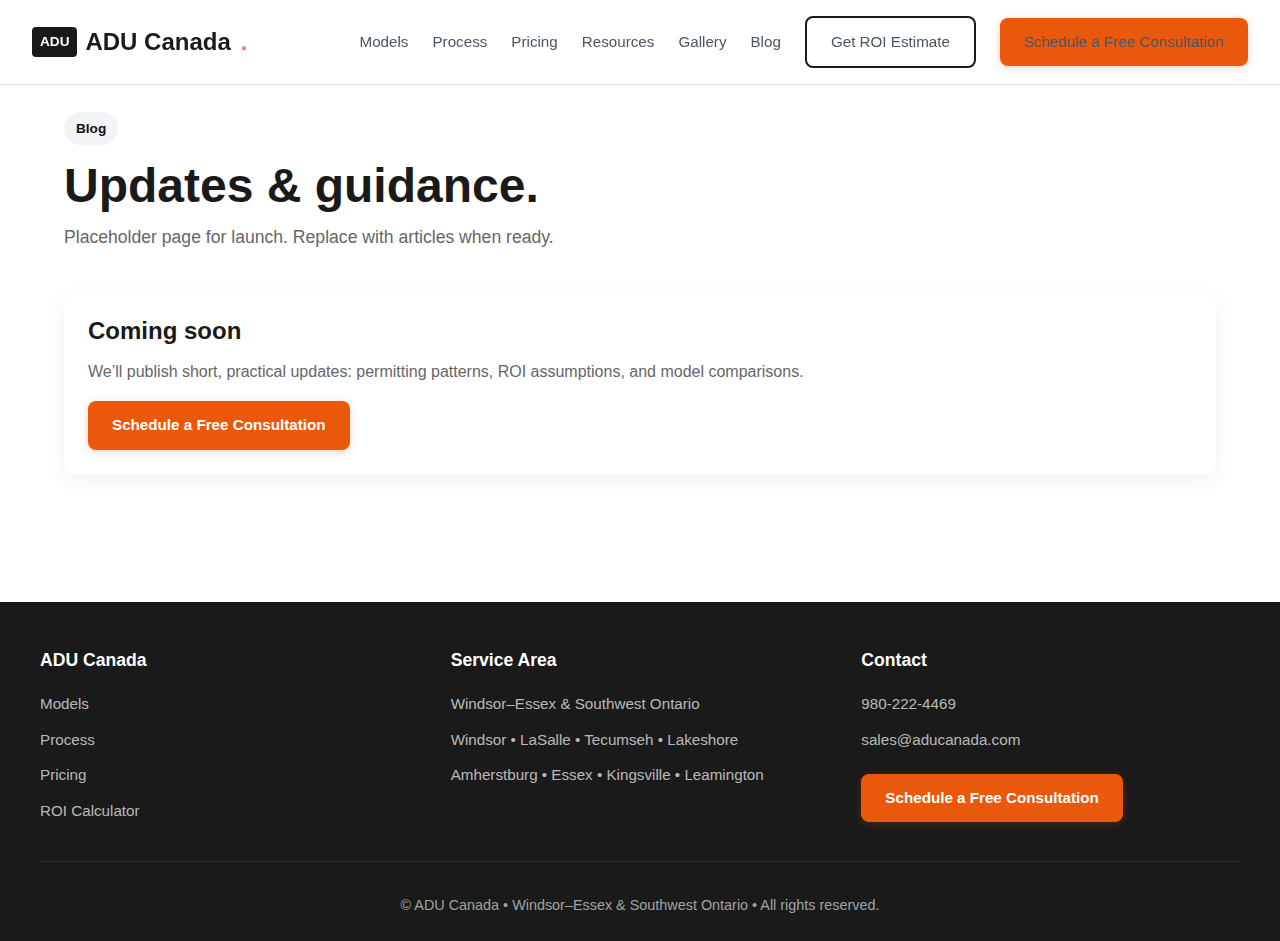
<file: blog.html>
<!DOCTYPE html>
<html lang="en">
<head>
  <title>ADU Canada | Blog</title>
  <meta name="description" content="Blog placeholder for ADU Canada." />

  <meta charset="UTF-8" />
  <meta name="viewport" content="width=device-width, initial-scale=1.0" />
  <link rel="stylesheet" href="/assets/css/index.css" />
  <script defer data-domain="aducanada.com" src="/assets/analytics/plausible.js"></script>
  <script defer src="/assets/js/site.js"></script>

  <style>
    /* page helpers (kept minimal so your main CSS still drives the look) */
    .page-wrap { max-width: 1200px; margin: 0 auto; padding: 7rem 1.5rem 4rem; }
    .page-hero { margin-bottom: 2.5rem; }
    .page-hero h1 { font-size: 3rem; line-height: 1.05; margin-bottom: .75rem; }
    .page-hero p { color:#666; font-size: 1.1rem; max-width: 820px; }
    .chip { display:inline-block; padding:.35rem .75rem; border-radius: 999px; background:#f3f4f6; color:#111; font-weight:600; font-size:.85rem; }
    .grid-2 { display:grid; gap:1.25rem; grid-template-columns: 1fr; }
    @media (min-width: 920px) { .grid-2 { grid-template-columns: 1fr 1fr; } }
    .card-lite { background:#fff; border-radius: 12px; padding: 1.5rem; box-shadow: 0 6px 22px rgba(0,0,0,0.06); }
    .muted { color:#666; }
    .kpi { display:grid; grid-template-columns: repeat(auto-fit, minmax(210px,1fr)); gap: 1rem; margin-top: 1.5rem; }
    .kpi .k { background:#1a1a1a; color:#fff; border-radius:12px; padding:1.25rem; }
    .kpi .v { font-size:2rem; font-weight:800; color:#ff6b6b; }
    .kpi .l { opacity:.85; }
    .cta-strip { background:#1a1a1a; color:#fff; border-radius: 14px; padding: 2rem; margin-top: 2rem; display:flex; align-items:center; justify-content:space-between; gap: 1rem; flex-wrap:wrap; }
    .cta-strip p { margin:0; opacity:.9; }
  </style>
</head>
<body>

<nav>
  <a href="/" class="logo" aria-label="ADU Canada Home">
    <span class="logo-re">ADU</span>
    <span>ADU Canada</span>
    <span style="color:#ff6b6b;margin-left:2px;">.</span>
  </a>
  <div class="nav-links">
    <a href="/models.html">Models</a>
    <a href="/process.html">Process</a>
    <a href="/pricing.html">Pricing</a>
    <a href="/resources.html">Resources</a>
    <a href="/gallery.html">Gallery</a>
    <a href="/blog.html">Blog</a>
    <a href="/roi.html" class="btn-secondary">Get ROI Estimate</a>
    <a class="btn-primary" href="mailto:sales@aducanada.com?subject=ADU%20Canada%20-%20Schedule%20a%20Consultation">Schedule a Free Consultation</a>
  </div>
</nav>

<main class="page-wrap">

<section class="page-hero">
  <span class="chip">Blog</span>
  <h1>Updates & guidance.</h1>
  <p>
    Placeholder page for launch. Replace with articles when ready.
  </p>
</section>

<section class="card-lite">
  <h3>Coming soon</h3>
  <p class="muted">We’ll publish short, practical updates: permitting patterns, ROI assumptions, and model comparisons.</p>
  <a class="btn-primary" href="mailto:sales@aducanada.com?subject=ADU%20Canada%20-%20Schedule%20a%20Consultation">Schedule a Free Consultation</a>
</section>

</main>

<footer>
  <div class="footer-content">
    <div class="footer-section">
      <h4>ADU Canada</h4>
      <ul>
        <li><a href="/models.html">Models</a></li>
        <li><a href="/process.html">Process</a></li>
        <li><a href="/pricing.html">Pricing</a></li>
        <li><a href="/roi.html">ROI Calculator</a></li>
      </ul>
    </div>

    <div class="footer-section">
      <h4>Service Area</h4>
      <ul>
        <li>Windsor–Essex & Southwest Ontario</li>
        <li>Windsor • LaSalle • Tecumseh • Lakeshore</li>
        <li>Amherstburg • Essex • Kingsville • Leamington</li>
      </ul>
    </div>

    <div class="footer-section">
      <h4>Contact</h4>
      <ul>
        <li><a href="tel:9802224469">980-222-4469</a></li>
        <li><a href="mailto:sales@aducanada.com?subject=ADU%20Canada%20-%20Inquiry">sales@aducanada.com</a></li>
      </ul>
      <div style="margin-top:1rem;">
        <a class="btn-primary" href="mailto:sales@aducanada.com?subject=ADU%20Canada%20-%20Schedule%20a%20Consultation">Schedule a Free Consultation</a>
      </div>
    </div>
  </div>

  <div class="footer-bottom">
    © ADU Canada • Windsor–Essex & Southwest Ontario • All rights reserved.
  </div>
</footer>

</body>
</html>
</file>
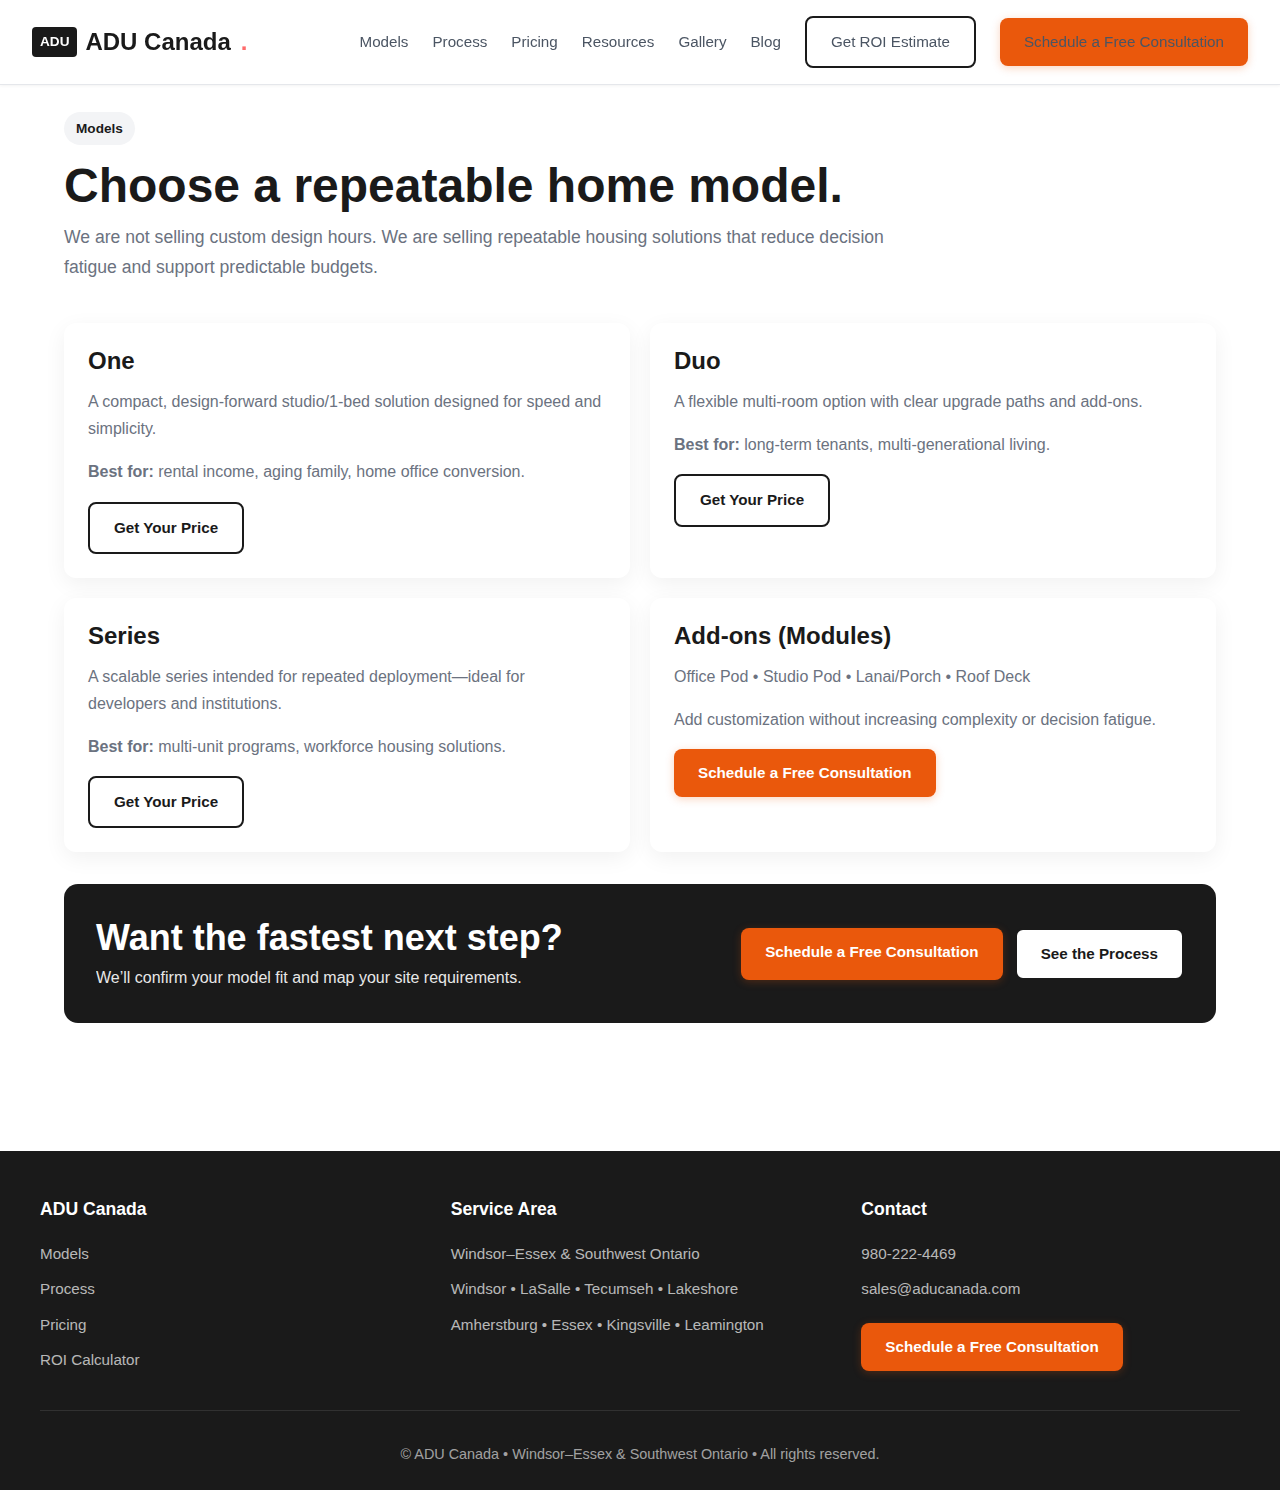
<file: models.html>
<!DOCTYPE html>
<html lang="en">
<head>
  <title>ADU Canada | Models</title>
  <meta name="description" content="Explore productized housing models: One, Duo, and Series." />

  <meta charset="UTF-8" />
  <meta name="viewport" content="width=device-width, initial-scale=1.0" />
  <link rel="stylesheet" href="/assets/css/index.css" />
<!-- <script defer data-domain="aducanada.com" src="/assets/analytics/plausible.js"></script> -->
  <script defer src="/assets/js/site.js"></script>
</head>
<body>

<nav>
  <a href="/" class="logo" aria-label="ADU Canada Home">
    <span class="logo-re">ADU</span>
    <span>ADU Canada</span>
    <span style="color:#ff6b6b;margin-left:2px;">.</span>
  </a>
  <div class="nav-links">
    <a href="/models.html">Models</a>
    <a href="/process.html">Process</a>
    <a href="/pricing.html">Pricing</a>
    <a href="/resources.html">Resources</a>
    <a href="/gallery.html">Gallery</a>
    <a href="/blog.html">Blog</a>
    <a href="/roi.html" class="btn-secondary">Get ROI Estimate</a>
    <a class="btn-primary" href="mailto:sales@aducanada.com?subject=ADU%20Canada%20-%20Schedule%20a%20Consultation">Schedule a Free Consultation</a>
  </div>
</nav>

<main class="page-wrap">

<section class="page-hero">
  <span class="chip">Models</span>
  <h1>Choose a repeatable home model.</h1>
  <p>
    We are not selling custom design hours. We are selling repeatable housing solutions that reduce decision fatigue and support predictable budgets.
  </p>
</section>

<section class="grid-2">
  <div class="card-lite">
    <h3>One</h3>
    <p class="muted">A compact, design-forward studio/1-bed solution designed for speed and simplicity.</p>
    <p class="muted"><strong>Best for:</strong> rental income, aging family, home office conversion.</p>
    <a class="btn-secondary" href="mailto:sales@aducanada.com?subject=ADU%20Canada%20-%20Get%20Your%20Price">Get Your Price</a>
  </div>

  <div class="card-lite">
    <h3>Duo</h3>
    <p class="muted">A flexible multi-room option with clear upgrade paths and add-ons.</p>
    <p class="muted"><strong>Best for:</strong> long-term tenants, multi-generational living.</p>
    <a class="btn-secondary" href="mailto:sales@aducanada.com?subject=ADU%20Canada%20-%20Get%20Your%20Price">Get Your Price</a>
  </div>

  <div class="card-lite">
    <h3>Series</h3>
    <p class="muted">A scalable series intended for repeated deployment—ideal for developers and institutions.</p>
    <p class="muted"><strong>Best for:</strong> multi-unit programs, workforce housing solutions.</p>
    <a class="btn-secondary" href="mailto:sales@aducanada.com?subject=ADU%20Canada%20-%20Get%20Your%20Price">Get Your Price</a>
  </div>

  <div class="card-lite">
    <h3>Add-ons (Modules)</h3>
    <p class="muted">Office Pod • Studio Pod • Lanai/Porch • Roof Deck</p>
    <p class="muted">Add customization without increasing complexity or decision fatigue.</p>
    <a class="btn-primary" href="mailto:sales@aducanada.com?subject=ADU%20Canada%20-%20Schedule%20a%20Consultation">Schedule a Free Consultation</a>
  </div>
</section>

<section class="cta-strip">
  <div>
    <h2 style="margin:0 0 .25rem 0;">Want the fastest next step?</h2>
    <p>We’ll confirm your model fit and map your site requirements.</p>
  </div>
  <div style="display:flex; gap:.75rem; flex-wrap:wrap;">
    <a class="btn-primary" href="mailto:sales@aducanada.com?subject=ADU%20Canada%20-%20Schedule%20a%20Consultation">Schedule a Free Consultation</a>
    <a class="btn-secondary" href="/process.html">See the Process</a>
  </div>
</section>

</main>

<footer>
  <div class="footer-content">
    <div class="footer-section">
      <h4>ADU Canada</h4>
      <ul>
        <li><a href="/models.html">Models</a></li>
        <li><a href="/process.html">Process</a></li>
        <li><a href="/pricing.html">Pricing</a></li>
        <li><a href="/roi.html">ROI Calculator</a></li>
      </ul>
    </div>

    <div class="footer-section">
      <h4>Service Area</h4>
      <ul>
        <li>Windsor–Essex & Southwest Ontario</li>
        <li>Windsor • LaSalle • Tecumseh • Lakeshore</li>
        <li>Amherstburg • Essex • Kingsville • Leamington</li>
      </ul>
    </div>

    <div class="footer-section">
      <h4>Contact</h4>
      <ul>
        <li><a href="tel:9802224469">980-222-4469</a></li>
        <li><a href="mailto:sales@aducanada.com?subject=ADU%20Canada%20-%20Inquiry">sales@aducanada.com</a></li>
      </ul>
      <div style="margin-top:1rem;">
        <a class="btn-primary" href="mailto:sales@aducanada.com?subject=ADU%20Canada%20-%20Schedule%20a%20Consultation">Schedule a Free Consultation</a>
      </div>
    </div>
  </div>

  <div class="footer-bottom">
    © ADU Canada • Windsor–Essex & Southwest Ontario • All rights reserved.
  </div>
</footer>

</body>
</html>
</file>
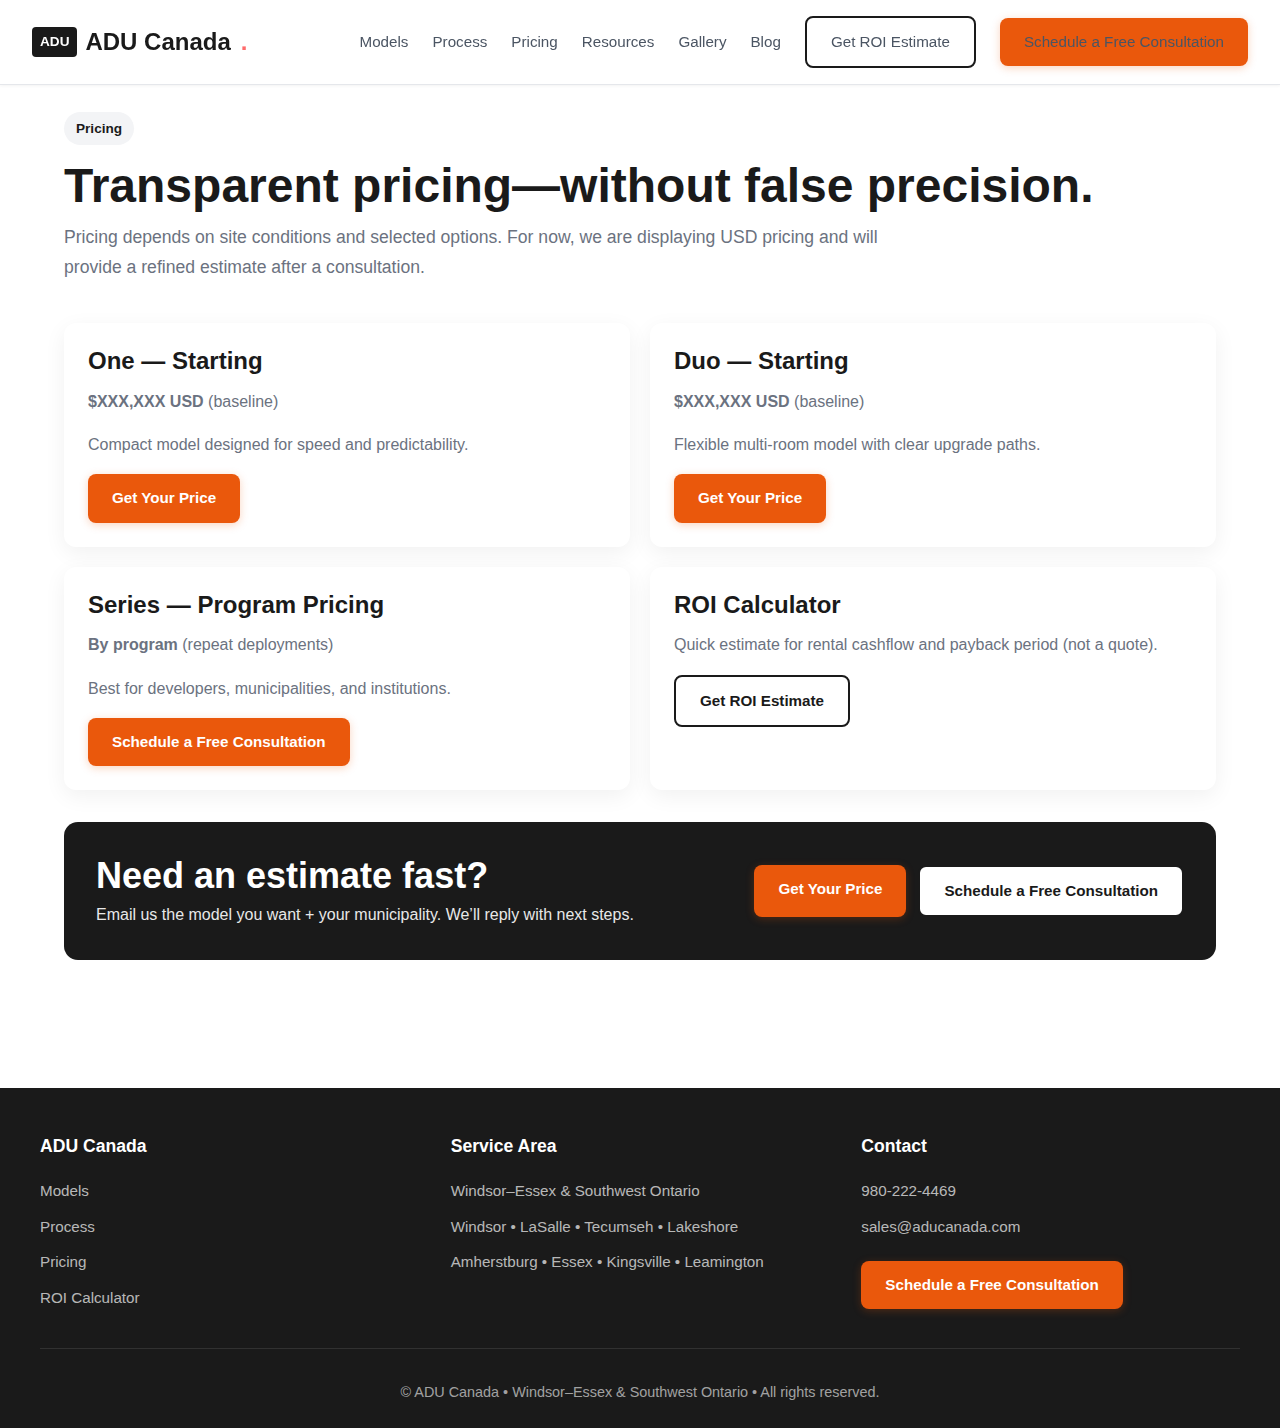
<file: pricing.html>
<!DOCTYPE html>
<html lang="en">
<head>
  <title>ADU Canada | Pricing</title>
  <meta name="description" content="Transparent pricing guidance and an ROI calculator for ADU-style backyard homes." />

  <meta charset="UTF-8" />
  <meta name="viewport" content="width=device-width, initial-scale=1.0" />
  <link rel="stylesheet" href="/assets/css/index.css" />
 <!-- <script defer data-domain="aducanada.com" src="/assets/analytics/plausible.js"></script> -->
  <script defer src="/assets/js/site.js"></script>

</head>
<body>

<nav>
  <a href="/" class="logo" aria-label="ADU Canada Home">
    <span class="logo-re">ADU</span>
    <span>ADU Canada</span>
    <span style="color:#ff6b6b;margin-left:2px;">.</span>
  </a>
  <div class="nav-links">
    <a href="/models.html">Models</a>
    <a href="/process.html">Process</a>
    <a href="/pricing.html">Pricing</a>
    <a href="/resources.html">Resources</a>
    <a href="/gallery.html">Gallery</a>
    <a href="/blog.html">Blog</a>
    <a href="/roi.html" class="btn-secondary">Get ROI Estimate</a>
    <a class="btn-primary" href="mailto:sales@aducanada.com?subject=ADU%20Canada%20-%20Schedule%20a%20Consultation">Schedule a Free Consultation</a>
  </div>
</nav>

<main class="page-wrap">

<section class="page-hero">
  <span class="chip">Pricing</span>
  <h1>Transparent pricing—without false precision.</h1>
  <p>
    Pricing depends on site conditions and selected options. For now, we are displaying USD pricing and will provide a refined estimate after a consultation.
  </p>
</section>

<section class="grid-2">
  <div class="card-lite">
    <h3>One — Starting</h3>
    <p class="muted"><strong>$XXX,XXX USD</strong> (baseline)</p>
    <p class="muted">Compact model designed for speed and predictability.</p>
    <a class="btn-primary" href="mailto:sales@aducanada.com?subject=ADU%20Canada%20-%20Get%20Your%20Price">Get Your Price</a>
  </div>

  <div class="card-lite">
    <h3>Duo — Starting</h3>
    <p class="muted"><strong>$XXX,XXX USD</strong> (baseline)</p>
    <p class="muted">Flexible multi-room model with clear upgrade paths.</p>
    <a class="btn-primary" href="mailto:sales@aducanada.com?subject=ADU%20Canada%20-%20Get%20Your%20Price">Get Your Price</a>
  </div>

  <div class="card-lite">
    <h3>Series — Program Pricing</h3>
    <p class="muted"><strong>By program</strong> (repeat deployments)</p>
    <p class="muted">Best for developers, municipalities, and institutions.</p>
    <a class="btn-primary" href="mailto:sales@aducanada.com?subject=ADU%20Canada%20-%20Schedule%20a%20Consultation">Schedule a Free Consultation</a>
  </div>

  <div class="card-lite">
    <h3>ROI Calculator</h3>
    <p class="muted">Quick estimate for rental cashflow and payback period (not a quote).</p>
    <a class="btn-secondary" href="/roi.html">Get ROI Estimate</a>
  </div>
</section>

<section class="cta-strip">
  <div>
    <h2 style="margin:0 0 .25rem 0;">Need an estimate fast?</h2>
    <p>Email us the model you want + your municipality. We’ll reply with next steps.</p>
  </div>
  <div style="display:flex; gap:.75rem; flex-wrap:wrap;">
    <a class="btn-primary" href="mailto:sales@aducanada.com?subject=ADU%20Canada%20-%20Get%20Your%20Price">Get Your Price</a>
    <a class="btn-secondary" href="mailto:sales@aducanada.com?subject=ADU%20Canada%20-%20Schedule%20a%20Consultation">Schedule a Free Consultation</a>
  </div>
</section>

</main>

<footer>
  <div class="footer-content">
    <div class="footer-section">
      <h4>ADU Canada</h4>
      <ul>
        <li><a href="/models.html">Models</a></li>
        <li><a href="/process.html">Process</a></li>
        <li><a href="/pricing.html">Pricing</a></li>
        <li><a href="/roi.html">ROI Calculator</a></li>
      </ul>
    </div>

    <div class="footer-section">
      <h4>Service Area</h4>
      <ul>
        <li>Windsor–Essex & Southwest Ontario</li>
        <li>Windsor • LaSalle • Tecumseh • Lakeshore</li>
        <li>Amherstburg • Essex • Kingsville • Leamington</li>
      </ul>
    </div>

    <div class="footer-section">
      <h4>Contact</h4>
      <ul>
        <li><a href="tel:9802224469">980-222-4469</a></li>
        <li><a href="mailto:sales@aducanada.com?subject=ADU%20Canada%20-%20Inquiry">sales@aducanada.com</a></li>
      </ul>
      <div style="margin-top:1rem;">
        <a class="btn-primary" href="mailto:sales@aducanada.com?subject=ADU%20Canada%20-%20Schedule%20a%20Consultation">Schedule a Free Consultation</a>
      </div>
    </div>
  </div>

  <div class="footer-bottom">
    © ADU Canada • Windsor–Essex & Southwest Ontario • All rights reserved.
  </div>
</footer>

</body>
</html>
</file>
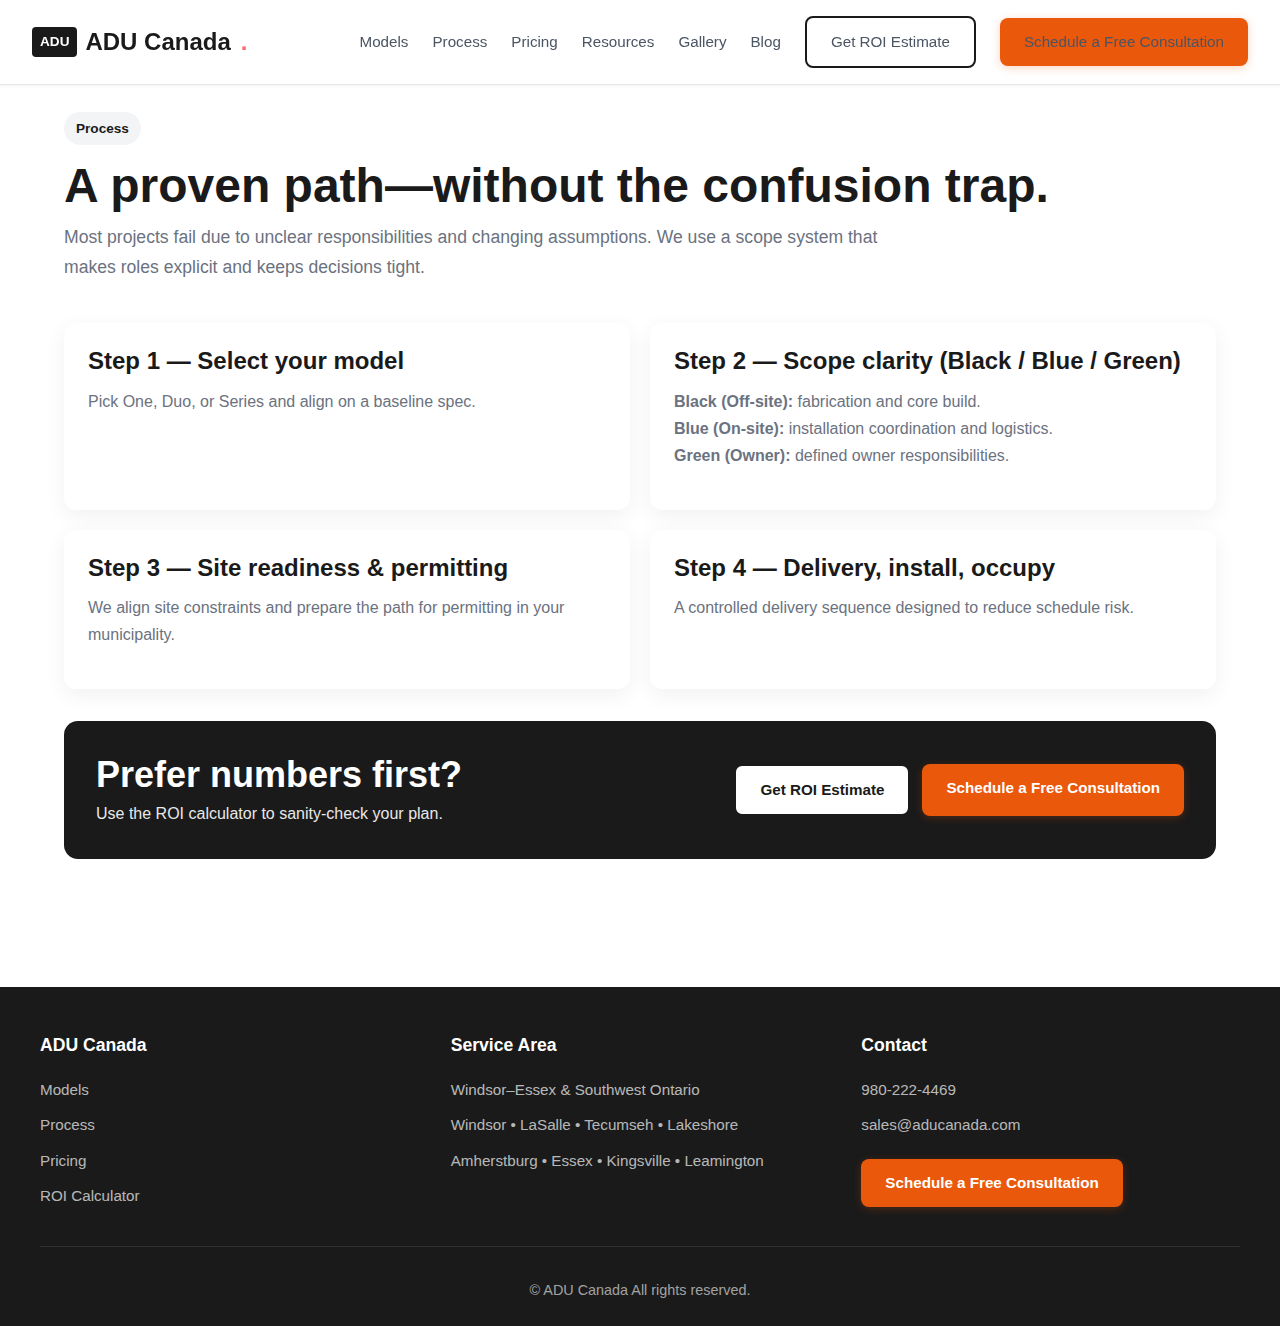
<file: process.html>
<!DOCTYPE html>
<html lang="en">
<head>
  <title>ADU Canada | Process</title>
  <meta name="description" content="A proven, productized process using a Black/Blue/Green scope system." />

  <meta charset="UTF-8" />
  <meta name="viewport" content="width=device-width, initial-scale=1.0" />
  <link rel="stylesheet" href="/assets/css/index.css" />
<!-- <script defer data-domain="aducanada.com" src="/assets/analytics/plausible.js"></script> -->
  <script defer src="/assets/js/site.js"></script>
</head>
<body>

<nav>
  <a href="/" class="logo" aria-label="ADU Canada Home">
    <span class="logo-re">ADU</span>
    <span>ADU Canada</span>
    <span style="color:#ff6b6b;margin-left:2px;">.</span>
  </a>
  <div class="nav-links">
    <a href="/models.html">Models</a>
    <a href="/process.html">Process</a>
    <a href="/pricing.html">Pricing</a>
    <a href="/resources.html">Resources</a>
    <a href="/gallery.html">Gallery</a>
    <a href="/blog.html">Blog</a>
    <a href="/roi.html" class="btn-secondary">Get ROI Estimate</a>
    <a class="btn-primary" href="mailto:sales@aducanada.com?subject=ADU%20Canada%20-%20Schedule%20a%20Consultation">Schedule a Free Consultation</a>
  </div>
</nav>

<main class="page-wrap">

<section class="page-hero">
  <span class="chip">Process</span>
  <h1>A proven path—without the confusion trap.</h1>
  <p>
    Most projects fail due to unclear responsibilities and changing assumptions.
    We use a scope system that makes roles explicit and keeps decisions tight.
  </p>
</section>

<section class="grid-2">
  <div class="card-lite">
    <h3>Step 1 — Select your model</h3>
    <p class="muted">Pick One, Duo, or Series and align on a baseline spec.</p>
  </div>

  <div class="card-lite">
    <h3>Step 2 — Scope clarity (Black / Blue / Green)</h3>
    <p class="muted">
      <strong>Black (Off-site):</strong> fabrication and core build.<br/>
      <strong>Blue (On-site):</strong> installation coordination and logistics.<br/>
      <strong>Green (Owner):</strong> defined owner responsibilities.
    </p>
  </div>

  <div class="card-lite">
    <h3>Step 3 — Site readiness & permitting</h3>
    <p class="muted">We align site constraints and prepare the path for permitting in your municipality.</p>
  </div>

  <div class="card-lite">
    <h3>Step 4 — Delivery, install, occupy</h3>
    <p class="muted">A controlled delivery sequence designed to reduce schedule risk.</p>
  </div>
</section>

<section class="cta-strip">
  <div>
    <h2 style="margin:0 0 .25rem 0;">Prefer numbers first?</h2>
    <p>Use the ROI calculator to sanity-check your plan.</p>
  </div>
  <div style="display:flex; gap:.75rem; flex-wrap:wrap;">
    <a class="btn-secondary" href="/roi.html">Get ROI Estimate</a>
    <a class="btn-primary" href="mailto:sales@aducanada.com?subject=ADU%20Canada%20-%20Schedule%20a%20Consultation">Schedule a Free Consultation</a>
  </div>
</section>

</main>

<footer>
  <div class="footer-content">
    <div class="footer-section">
      <h4>ADU Canada</h4>
      <ul>
        <li><a href="/models.html">Models</a></li>
        <li><a href="/process.html">Process</a></li>
        <li><a href="/pricing.html">Pricing</a></li>
        <li><a href="/roi.html">ROI Calculator</a></li>
      </ul>
    </div>

    <div class="footer-section">
      <h4>Service Area</h4>
      <ul>
        <li>Windsor–Essex & Southwest Ontario</li>
        <li>Windsor • LaSalle • Tecumseh • Lakeshore</li>
        <li>Amherstburg • Essex • Kingsville • Leamington</li>
      </ul>
    </div>

    <div class="footer-section">
      <h4>Contact</h4>
      <ul>
        <li><a href="tel:9802224469">980-222-4469</a></li>
        <li><a href="mailto:sales@aducanada.com?subject=ADU%20Canada%20-%20Inquiry">sales@aducanada.com</a></li>
      </ul>
      <div style="margin-top:1rem;">
        <a class="btn-primary" href="mailto:sales@aducanada.com?subject=ADU%20Canada%20-%20Schedule%20a%20Consultation">Schedule a Free Consultation</a>
      </div>
    </div>
  </div>

  <div class="footer-bottom">
    © ADU Canada All rights reserved.
  </div>
</footer>

</body>
</html>
</file>
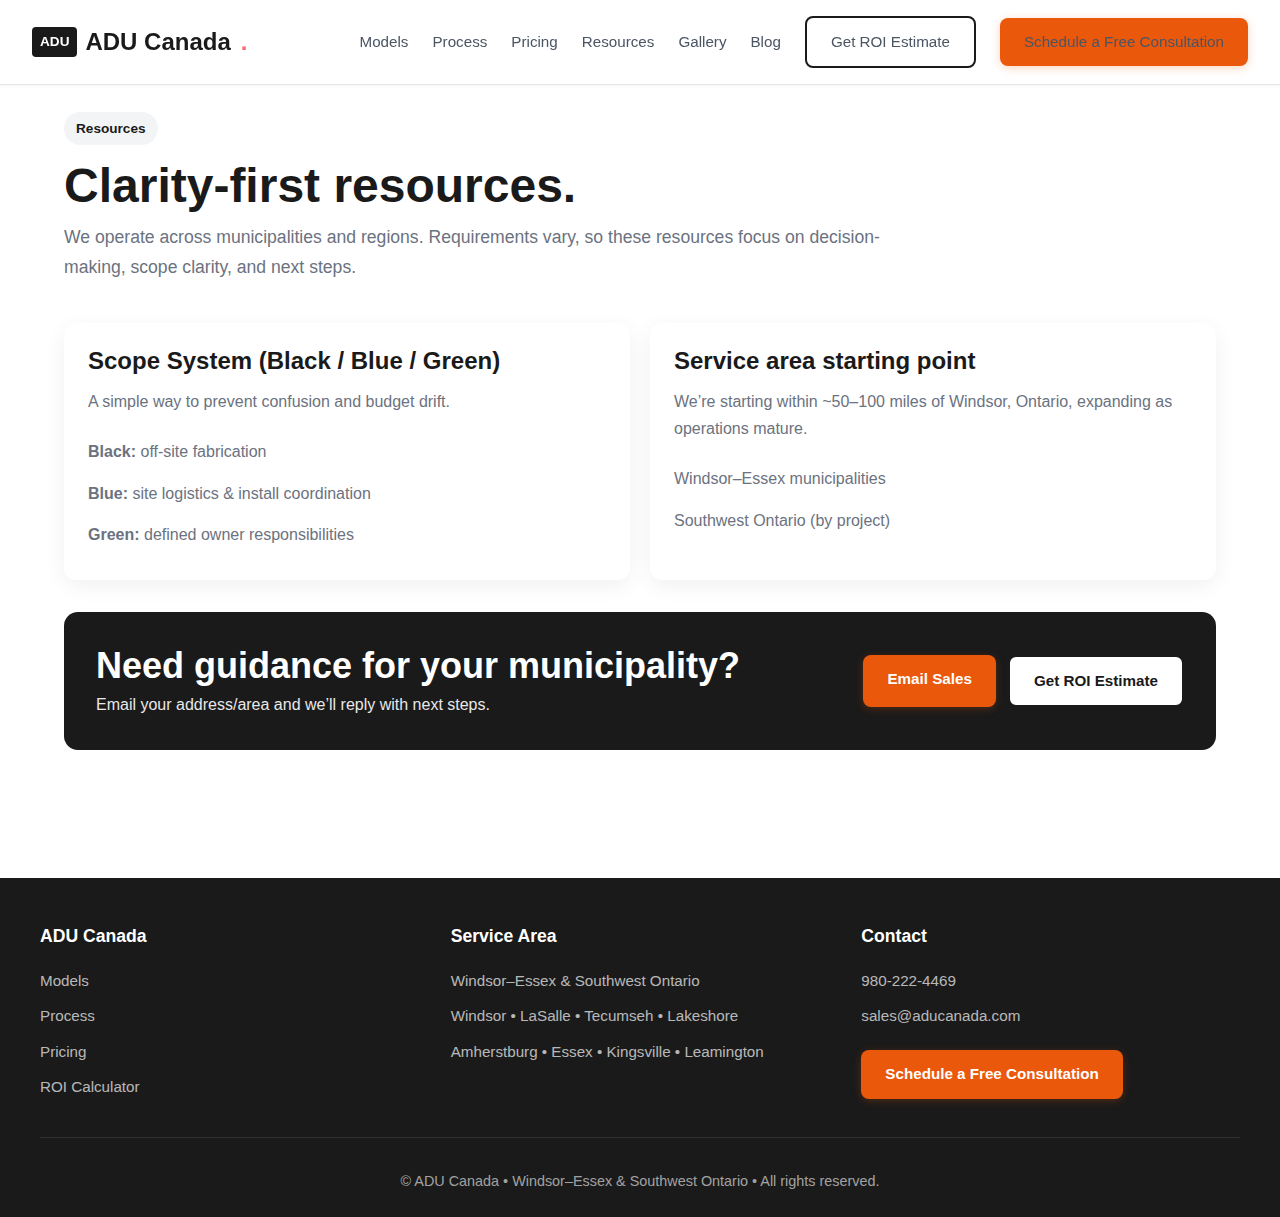
<file: resources.html>
<!DOCTYPE html>
<html lang="en">
<head>
  <title>ADU Canada | Resources</title>
  <meta name="description" content="Resources on scope clarity, process, and service areas." />

  <meta charset="UTF-8" />
  <meta name="viewport" content="width=device-width, initial-scale=1.0" />
  <link rel="stylesheet" href="/assets/css/index.css" />
 <!-- <script defer data-domain="aducanada.com" src="/assets/analytics/plausible.js"></script> -->
  <script defer src="/assets/js/site.js"></script>

</head>
<body>

<nav>
  <a href="/" class="logo" aria-label="ADU Canada Home">
    <span class="logo-re">ADU</span>
    <span>ADU Canada</span>
    <span style="color:#ff6b6b;margin-left:2px;">.</span>
  </a>
  <div class="nav-links">
    <a href="/models.html">Models</a>
    <a href="/process.html">Process</a>
    <a href="/pricing.html">Pricing</a>
    <a href="/resources.html">Resources</a>
    <a href="/gallery.html">Gallery</a>
    <a href="/blog.html">Blog</a>
    <a href="/roi.html" class="btn-secondary">Get ROI Estimate</a>
    <a class="btn-primary" href="mailto:sales@aducanada.com?subject=ADU%20Canada%20-%20Schedule%20a%20Consultation">Schedule a Free Consultation</a>
  </div>
</nav>

<main class="page-wrap">

<section class="page-hero">
  <span class="chip">Resources</span>
  <h1>Clarity-first resources.</h1>
  <p>
    We operate across municipalities and regions. Requirements vary, so these resources focus on decision-making, scope clarity, and next steps.
  </p>
</section>

<section class="grid-2">
  <div class="card-lite">
    <h3>Scope System (Black / Blue / Green)</h3>
    <p class="muted">A simple way to prevent confusion and budget drift.</p>
    <ul class="muted">
      <li><strong>Black:</strong> off-site fabrication</li>
      <li><strong>Blue:</strong> site logistics & install coordination</li>
      <li><strong>Green:</strong> defined owner responsibilities</li>
    </ul>
  </div>

  <div class="card-lite">
    <h3>Service area starting point</h3>
    <p class="muted">We’re starting within ~50–100 miles of Windsor, Ontario, expanding as operations mature.</p>
    <ul class="muted">
      <li>Windsor–Essex municipalities</li>
      <li>Southwest Ontario (by project)</li>
    </ul>
  </div>
</section>

<section class="cta-strip">
  <div>
    <h2 style="margin:0 0 .25rem 0;">Need guidance for your municipality?</h2>
    <p>Email your address/area and we’ll reply with next steps.</p>
  </div>
  <div style="display:flex; gap:.75rem; flex-wrap:wrap;">
    <a class="btn-primary" href="mailto:sales@aducanada.com?subject=ADU%20Canada%20-%20Inquiry">Email Sales</a>
    <a class="btn-secondary" href="/roi.html">Get ROI Estimate</a>
  </div>
</section>

</main>

<footer>
  <div class="footer-content">
    <div class="footer-section">
      <h4>ADU Canada</h4>
      <ul>
        <li><a href="/models.html">Models</a></li>
        <li><a href="/process.html">Process</a></li>
        <li><a href="/pricing.html">Pricing</a></li>
        <li><a href="/roi.html">ROI Calculator</a></li>
      </ul>
    </div>

    <div class="footer-section">
      <h4>Service Area</h4>
      <ul>
        <li>Windsor–Essex & Southwest Ontario</li>
        <li>Windsor • LaSalle • Tecumseh • Lakeshore</li>
        <li>Amherstburg • Essex • Kingsville • Leamington</li>
      </ul>
    </div>

    <div class="footer-section">
      <h4>Contact</h4>
      <ul>
        <li><a href="tel:9802224469">980-222-4469</a></li>
        <li><a href="mailto:sales@aducanada.com?subject=ADU%20Canada%20-%20Inquiry">sales@aducanada.com</a></li>
      </ul>
      <div style="margin-top:1rem;">
        <a class="btn-primary" href="mailto:sales@aducanada.com?subject=ADU%20Canada%20-%20Schedule%20a%20Consultation">Schedule a Free Consultation</a>
      </div>
    </div>
  </div>

  <div class="footer-bottom">
    © ADU Canada • Windsor–Essex & Southwest Ontario • All rights reserved.
  </div>
</footer>

</body>
</html>
</file>
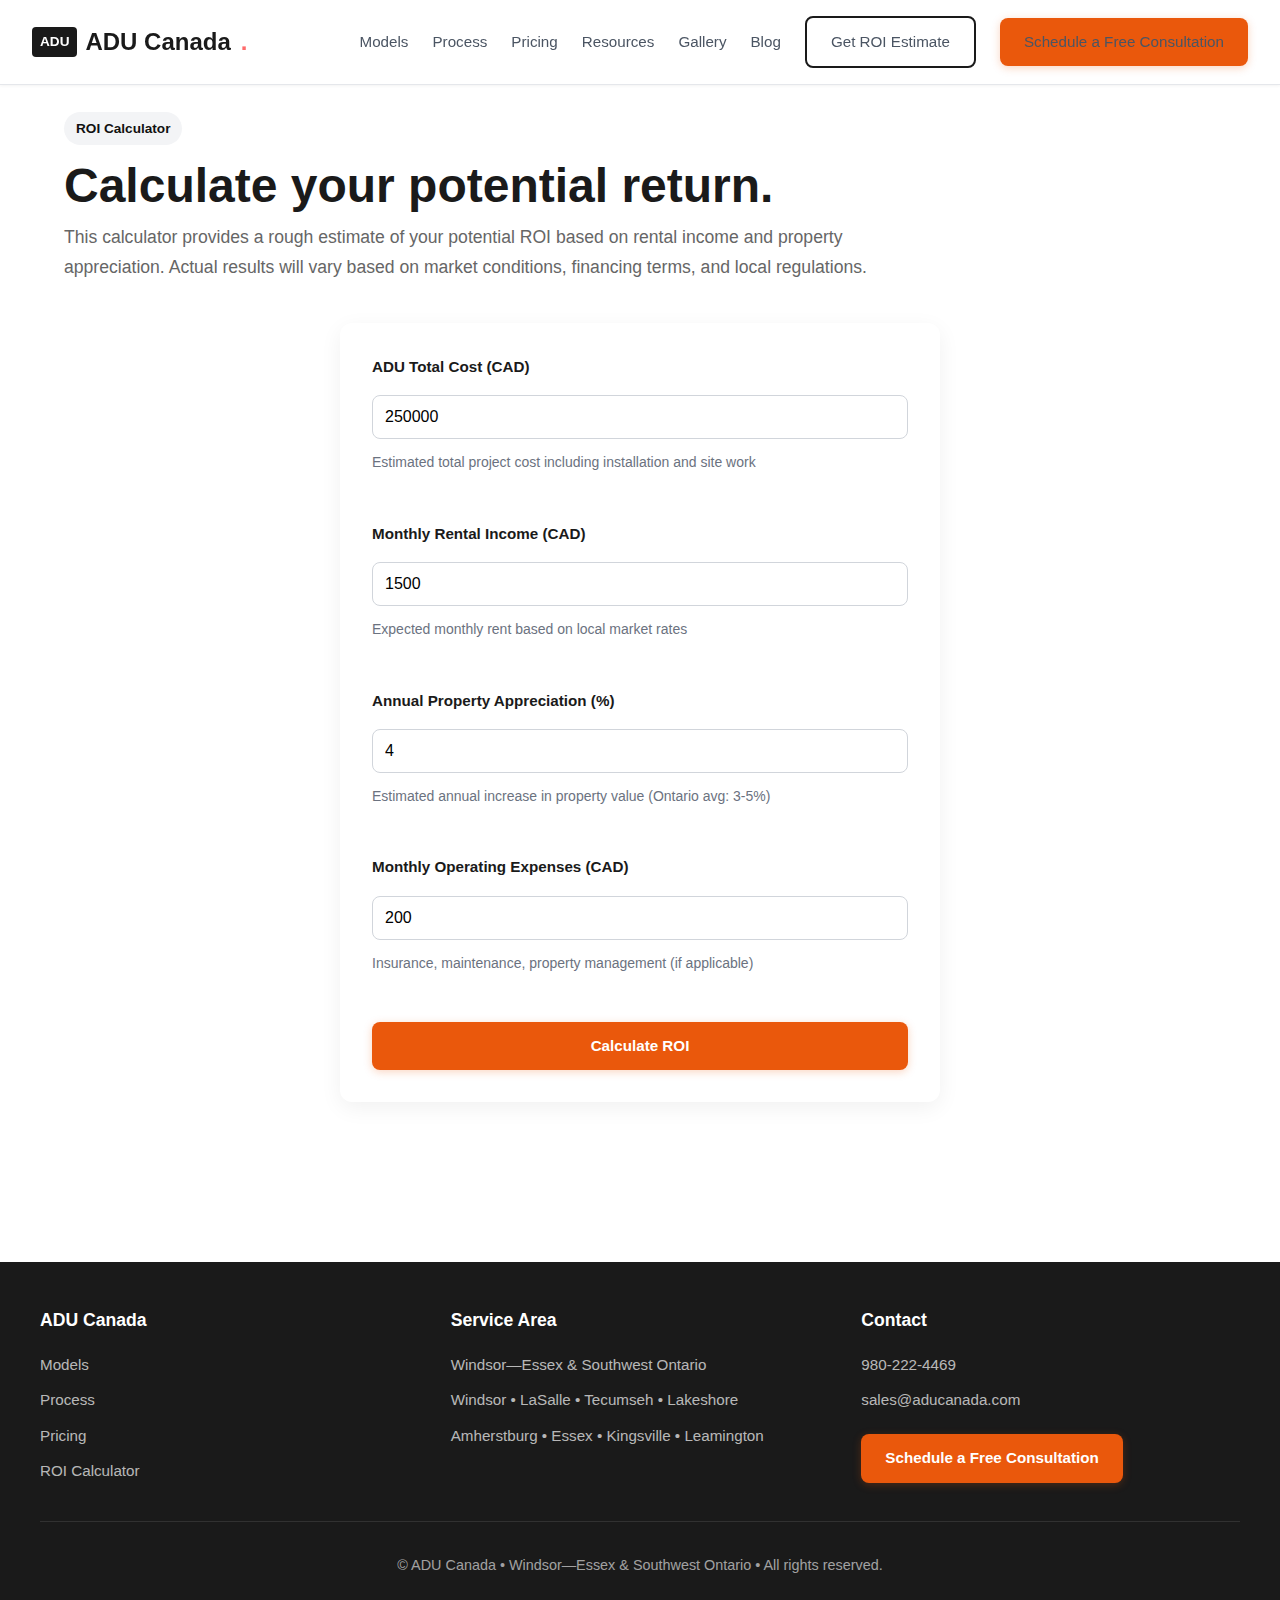
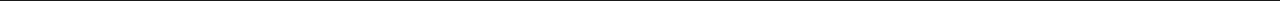
<file: roi.html>
<!DOCTYPE html>
<html lang="en">
<head>
  <title>ADU Canada | ROI Calculator</title>
  <meta name="description" content="Calculate your potential return on investment for an ADU backyard home." />

  <meta charset="UTF-8" />
  <meta name="viewport" content="width=device-width, initial-scale=1.0" />
  <link rel="stylesheet" href="/assets/css/index.css" />
  <script defer data-domain="aducanada.com" src="/assets/analytics/plausible.js"></script>
  <script defer src="/assets/js/site.js"></script>

  <style>
    .page-wrap { max-width: 1200px; margin: 0 auto; padding: 7rem 1.5rem 4rem; }
    .page-hero { margin-bottom: 2.5rem; }
    .page-hero h1 { font-size: 3rem; line-height: 1.05; margin-bottom: .75rem; }
    .page-hero p { color:#666; font-size: 1.1rem; max-width: 820px; }
    .chip { display:inline-block; padding:.35rem .75rem; border-radius: 999px; background:#f3f4f6; color:#111; font-weight:600; font-size:.85rem; }
    .calculator-form { max-width: 600px; margin: 2rem auto; background: #fff; padding: 2rem; border-radius: 12px; box-shadow: 0 6px 22px rgba(0,0,0,0.06); }
    .form-group { margin-bottom: 1.5rem; }
    .form-group label { display: block; font-weight: 600; margin-bottom: 0.5rem; color: #1a1a1a; }
    .form-group input, .form-group select { width: 100%; padding: 0.75rem; border: 1px solid #d1d5db; border-radius: 8px; font-size: 1rem; }
    .form-group input:focus, .form-group select:focus { outline: none; border-color: #ff6b6b; box-shadow: 0 0 0 3px rgba(255,107,107,0.1); }
    .form-group small { display: block; margin-top: 0.25rem; color: #6b7280; font-size: 0.875rem; }
    #result { display: none; margin-top: 2rem; background: #f0fdf4; border: 2px solid #86efac; border-radius: 12px; padding: 1.5rem; }
    #result.show { display: block; }
    #result h3 { color: #166534; margin-bottom: 1rem; font-size: 1.5rem; }
    #result .stat { display: flex; justify-content: space-between; padding: 0.75rem 0; border-bottom: 1px solid #d1fae5; }
    #result .stat:last-child { border-bottom: none; }
    #result .stat-label { color: #15803d; font-weight: 500; }
    #result .stat-value { color: #166534; font-weight: 700; font-size: 1.1rem; }
    .disclaimer { margin-top: 1.5rem; padding: 1rem; background: #fef3c7; border-left: 4px solid #f59e0b; font-size: 0.875rem; color: #92400e; }
  </style>
</head>
<body>

<nav>
  <a href="/" class="logo" aria-label="ADU Canada Home">
    <span class="logo-re">ADU</span>
    <span>ADU Canada</span>
    <span style="color:#ff6b6b;margin-left:2px;">.</span>
  </a>
  <div class="nav-links">
    <a href="/models.html">Models</a>
    <a href="/process.html">Process</a>
    <a href="/pricing.html">Pricing</a>
    <a href="/resources.html">Resources</a>
    <a href="/gallery.html">Gallery</a>
    <a href="/blog.html">Blog</a>
    <a href="/roi.html" class="btn-secondary">Get ROI Estimate</a>
    <a class="btn-primary" href="mailto:sales@aducanada.com?subject=ADU%20Canada%20-%20Schedule%20a%20Consultation">Schedule a Free Consultation</a>
  </div>
</nav>

<main class="page-wrap">

<section class="page-hero">
  <span class="chip">ROI Calculator</span>
  <h1>Calculate your potential return.</h1>
  <p>
    This calculator provides a rough estimate of your potential ROI based on rental income and property appreciation.
    Actual results will vary based on market conditions, financing terms, and local regulations.
  </p>
</section>

<div class="calculator-form">
  <form id="roi-form" onsubmit="calculateROI(event)">
    
    <div class="form-group">
      <label for="adu-cost">ADU Total Cost (CAD)</label>
      <input type="number" id="adu-cost" value="250000" step="1000" required>
      <small>Estimated total project cost including installation and site work</small>
    </div>

    <div class="form-group">
      <label for="rental-income">Monthly Rental Income (CAD)</label>
      <input type="number" id="rental-income" value="1500" step="50" required>
      <small>Expected monthly rent based on local market rates</small>
    </div>

    <div class="form-group">
      <label for="appreciation">Annual Property Appreciation (%)</label>
      <input type="number" id="appreciation" value="4" step="0.5" min="0" max="20" required>
      <small>Estimated annual increase in property value (Ontario avg: 3-5%)</small>
    </div>

    <div class="form-group">
      <label for="operating-expenses">Monthly Operating Expenses (CAD)</label>
      <input type="number" id="operating-expenses" value="200" step="25" required>
      <small>Insurance, maintenance, property management (if applicable)</small>
    </div>

    <button type="submit" class="btn-primary" style="width: 100%;">Calculate ROI</button>
  </form>

  <div id="result">
    <h3>Your Estimated ROI</h3>
    <div id="result-stats"></div>
    <div class="disclaimer">
      <strong>Disclaimer:</strong> This is a simplified estimate and not financial advice. 
      Consult with a financial advisor or real estate professional for personalized guidance. 
      Does not account for taxes, financing costs, vacancies, or major repairs.
    </div>
  </div>
</div>

</main>

<footer>
  <div class="footer-content">
    <div class="footer-section">
      <h4>ADU Canada</h4>
      <ul>
        <li><a href="/models.html">Models</a></li>
        <li><a href="/process.html">Process</a></li>
        <li><a href="/pricing.html">Pricing</a></li>
        <li><a href="/roi.html">ROI Calculator</a></li>
      </ul>
    </div>

    <div class="footer-section">
      <h4>Service Area</h4>
      <ul>
        <li>Windsor—Essex & Southwest Ontario</li>
        <li>Windsor • LaSalle • Tecumseh • Lakeshore</li>
        <li>Amherstburg • Essex • Kingsville • Leamington</li>
      </ul>
    </div>

    <div class="footer-section">
      <h4>Contact</h4>
      <ul>
        <li><a href="tel:9802224469">980-222-4469</a></li>
        <li><a href="mailto:sales@aducanada.com?subject=ADU%20Canada%20-%20Inquiry">sales@aducanada.com</a></li>
      </ul>
      <div style="margin-top:1rem;">
        <a class="btn-primary" href="mailto:sales@aducanada.com?subject=ADU%20Canada%20-%20Schedule%20a%20Consultation">Schedule a Free Consultation</a>
      </div>
    </div>
  </div>

  <div class="footer-bottom">
    © ADU Canada • Windsor—Essex & Southwest Ontario • All rights reserved.
  </div>
</footer>

<script>
function calculateROI(event) {
  event.preventDefault();
  
  // Get input values
  const aduCost = parseFloat(document.getElementById('adu-cost').value) || 0;
  const monthlyRent = parseFloat(document.getElementById('rental-income').value) || 0;
  const appreciationRate = parseFloat(document.getElementById('appreciation').value) / 100 || 0;
  const monthlyExpenses = parseFloat(document.getElementById('operating-expenses').value) || 0;
  
  // Calculate metrics
  const annualRent = monthlyRent * 12;
  const annualExpenses = monthlyExpenses * 12;
  const netRentalIncome = annualRent - annualExpenses;
  const annualAppreciation = aduCost * appreciationRate;
  const totalAnnualReturn = netRentalIncome + annualAppreciation;
  const cashOnCashROI = (netRentalIncome / aduCost * 100).toFixed(1);
  const totalROI = (totalAnnualReturn / aduCost * 100).toFixed(1);
  const paybackYears = (aduCost / netRentalIncome).toFixed(1);
  
  // Format currency
  const fmt = (n) => '$' + Math.round(n).toLocaleString();
  
  // Build results HTML
  const resultsHTML = `
    <div class="stat">
      <span class="stat-label">Annual Rental Income</span>
      <span class="stat-value">${fmt(annualRent)}</span>
    </div>
    <div class="stat">
      <span class="stat-label">Annual Operating Expenses</span>
      <span class="stat-value">-${fmt(annualExpenses)}</span>
    </div>
    <div class="stat">
      <span class="stat-label">Net Annual Rental Income</span>
      <span class="stat-value">${fmt(netRentalIncome)}</span>
    </div>
    <div class="stat">
      <span class="stat-label">Annual Property Appreciation</span>
      <span class="stat-value">${fmt(annualAppreciation)}</span>
    </div>
    <div class="stat">
      <span class="stat-label">Total Annual Return</span>
      <span class="stat-value">${fmt(totalAnnualReturn)}</span>
    </div>
    <div class="stat" style="background: #d1fae5; margin-top: 1rem; padding: 1rem; border-radius: 8px;">
      <span class="stat-label" style="font-size: 1.1rem;">Cash-on-Cash ROI</span>
      <span class="stat-value" style="font-size: 1.5rem;">${cashOnCashROI}%</span>
    </div>
    <div class="stat" style="background: #d1fae5; padding: 1rem; border-radius: 8px;">
      <span class="stat-label" style="font-size: 1.1rem;">Total ROI (with appreciation)</span>
      <span class="stat-value" style="font-size: 1.5rem;">${totalROI}%</span>
    </div>
    <div class="stat">
      <span class="stat-label">Estimated Payback Period</span>
      <span class="stat-value">${paybackYears} years</span>
    </div>
  `;
  
  // Display results
  document.getElementById('result-stats').innerHTML = resultsHTML;
  document.getElementById('result').classList.add('show');
  
  // Scroll to results
  document.getElementById('result').scrollIntoView({ behavior: 'smooth', block: 'nearest' });
}
</script>

</body>
</html>
</file>
<file: assets/css/index.css>
/* ==============================
   ADU Canada - ORANGE Color Scheme
   Matching aducanada.com production
   ============================== */

/* ==============================
   CSS Reset & Base
   ============================== */
*, *::before, *::after {
  box-sizing: border-box;
  margin: 0;
  padding: 0;
}

html {
  font-size: 16px;
  -webkit-font-smoothing: antialiased;
  -moz-osx-font-smoothing: grayscale;
}

body {
  font-family: -apple-system, BlinkMacSystemFont, 'Segoe UI', Roboto, 'Helvetica Neue', Arial, sans-serif;
  line-height: 1.6;
  color: #1a1a1a;
  background: #fff;
  overflow-x: hidden;
}

img, svg, video {
  max-width: 100%;
  height: auto;
  display: block;
}

a {
  text-decoration: none;
  color: inherit;
}

button {
  cursor: pointer;
  border: none;
  background: none;
  font: inherit;
}

/* ==============================
   Navigation
   ============================== */
nav {
  position: fixed;
  top: 0;
  left: 0;
  right: 0;
  background: #fff;
  border-bottom: 1px solid #e5e7eb;
  padding: 1rem 2rem;
  display: flex;
  align-items: center;
  justify-content: space-between;
  z-index: 1000;
  box-shadow: 0 1px 3px rgba(0,0,0,0.05);
}

.logo {
  font-size: 1.5rem;
  font-weight: 700;
  display: flex;
  align-items: center;
  gap: 0.5rem;
  color: #1a1a1a;
}

.logo-re {
  background: #1a1a1a;
  color: #fff;
  padding: 0.25rem 0.5rem;
  border-radius: 4px;
  font-weight: 800;
  font-size: 0.85rem;
}

.nav-links {
  display: flex;
  align-items: center;
  gap: 1.5rem;
}

.nav-links a {
  color: #4b5563;
  font-size: 0.95rem;
  font-weight: 500;
  transition: color 0.2s;
}

.nav-links a:hover {
  color: #1a1a1a;
}

/* Mobile menu toggle (hidden by default, shown via JS) */
.menu-toggle {
  display: none;
  font-size: 1.5rem;
  padding: 0.5rem;
  background: none;
  border: none;
  cursor: pointer;
}

@media (max-width: 920px) {
  nav {
    flex-wrap: wrap;
    padding: 1rem;
  }
  
  .menu-toggle {
    display: block;
    order: 3;
  }
  
  .nav-links {
    display: none;
    width: 100%;
    flex-direction: column;
    align-items: flex-start;
    gap: 1rem;
    padding-top: 1rem;
    order: 4;
  }
  
  nav.nav-open .nav-links {
    display: flex;
  }
}

/* ==============================
   Buttons
   ============================== */
.btn-primary,
.btn-secondary {
  display: inline-block;
  padding: 0.75rem 1.5rem;
  font-size: 0.95rem;
  font-weight: 600;
  border-radius: 8px;
  transition: all 0.2s;
  text-align: center;
  cursor: pointer;
}

.btn-primary {
  background: #EA580C;
  color: #fff;
  box-shadow: 0 2px 8px rgba(234,88,12,0.25);
}

.btn-primary:hover {
  background: #DC2626;
  box-shadow: 0 4px 12px rgba(234,88,12,0.35);
  transform: translateY(-1px);
}

.btn-secondary {
  background: #fff;
  color: #1a1a1a;
  border: 2px solid #1a1a1a;
}

.btn-secondary:hover {
  background: #1a1a1a;
  color: #fff;
}

/* ==============================
   Typography
   ============================== */
h1, h2, h3, h4, h5, h6 {
  font-weight: 700;
  line-height: 1.2;
  color: #1a1a1a;
  margin-bottom: 0.75rem;
}

h1 { font-size: 3rem; }
h2 { font-size: 2.25rem; }
h3 { font-size: 1.75rem; }
h4 { font-size: 1.5rem; }
h5 { font-size: 1.25rem; }
h6 { font-size: 1.1rem; }

p {
  margin-bottom: 1rem;
  line-height: 1.7;
}

.muted {
  color: #6b7280;
}

code {
  background: #f3f4f6;
  padding: 0.2rem 0.4rem;
  border-radius: 4px;
  font-size: 0.9em;
  font-family: 'Courier New', monospace;
}

/* ==============================
   Layout Utilities
   ============================== */
.page-wrap {
  max-width: 1200px;
  margin: 0 auto;
  padding: 7rem 1.5rem 4rem;
}

.page-hero {
  margin-bottom: 2.5rem;
}

.page-hero h1 {
  font-size: 3rem;
  line-height: 1.05;
  margin-bottom: 0.75rem;
}

.page-hero p {
  color: #6b7280;
  font-size: 1.1rem;
  max-width: 820px;
}

.chip {
  display: inline-block;
  padding: 0.35rem 0.75rem;
  border-radius: 999px;
  background: #f3f4f6;
  color: #1a1a1a;
  font-weight: 600;
  font-size: 0.85rem;
  margin-bottom: 1rem;
}

/* Grid */
.grid-2 {
  display: grid;
  gap: 1.25rem;
  grid-template-columns: 1fr;
  margin-top: 2rem;
}

@media (min-width: 920px) {
  .grid-2 {
    grid-template-columns: 1fr 1fr;
  }
}

/* Cards */
.card-lite {
  background: #fff;
  border-radius: 12px;
  padding: 1.5rem;
  box-shadow: 0 6px 22px rgba(0,0,0,0.06);
  transition: box-shadow 0.2s;
}

.card-lite:hover {
  box-shadow: 0 8px 28px rgba(0,0,0,0.1);
}

.card-lite h3 {
  margin-bottom: 0.75rem;
  font-size: 1.5rem;
}

.card-lite p {
  margin-bottom: 1rem;
}

.card-lite ul {
  list-style: none;
  padding: 0;
}

.card-lite ul li {
  padding: 0.5rem 0;
  color: #6b7280;
}

/* KPI Stats */
.kpi {
  display: grid;
  grid-template-columns: repeat(auto-fit, minmax(210px, 1fr));
  gap: 1rem;
  margin-top: 1.5rem;
}

.kpi .k {
  background: #1a1a1a;
  color: #fff;
  border-radius: 12px;
  padding: 1.25rem;
}

.kpi .v {
  font-size: 2rem;
  font-weight: 800;
  color: #EA580C;
  margin-bottom: 0.25rem;
}

.kpi .l {
  opacity: 0.85;
  font-size: 0.9rem;
}

/* CTA Strip */
.cta-strip {
  background: #1a1a1a;
  color: #fff;
  border-radius: 14px;
  padding: 2rem;
  margin-top: 2rem;
  display: flex;
  align-items: center;
  justify-content: space-between;
  gap: 1rem;
  flex-wrap: wrap;
}

.cta-strip h2 {
  color: #fff;
  margin: 0 0 0.25rem 0;
}

.cta-strip p {
  margin: 0;
  opacity: 0.9;
}

.hero-cta {
  display: flex;
  gap: 0.75rem;
  flex-wrap: wrap;
  margin-top: 1.25rem;
}

/* ==============================
   Footer
   ============================== */
footer {
  background: #1a1a1a;
  color: #fff;
  padding: 3rem 2rem 1.5rem;
  margin-top: 4rem;
}

.footer-content {
  max-width: 1200px;
  margin: 0 auto;
  display: grid;
  grid-template-columns: repeat(auto-fit, minmax(250px, 1fr));
  gap: 2rem;
  margin-bottom: 2rem;
}

.footer-section h4 {
  color: #fff;
  font-size: 1.1rem;
  margin-bottom: 1rem;
}

.footer-section ul {
  list-style: none;
  padding: 0;
}

.footer-section ul li {
  padding: 0.35rem 0;
  color: rgba(255,255,255,0.7);
  font-size: 0.95rem;
}

.footer-section ul li a {
  transition: color 0.2s;
}

.footer-section ul li a:hover {
  color: #fff;
}

.footer-bottom {
  max-width: 1200px;
  margin: 0 auto;
  padding-top: 2rem;
  border-top: 1px solid rgba(255,255,255,0.1);
  text-align: center;
  font-size: 0.9rem;
  color: rgba(255,255,255,0.6);
}

/* ==============================
   Forms (for ROI calculator)
   ============================== */
form {
  display: flex;
  flex-direction: column;
  gap: 1.5rem;
}

.form-group {
  display: flex;
  flex-direction: column;
  gap: 0.5rem;
}

label {
  font-weight: 600;
  color: #1a1a1a;
  font-size: 0.95rem;
}

input[type="text"],
input[type="number"],
input[type="email"],
select,
textarea {
  padding: 0.75rem;
  border: 1px solid #d1d5db;
  border-radius: 8px;
  font-size: 1rem;
  transition: border-color 0.2s;
  background: #fff;
}

input:focus,
select:focus,
textarea:focus {
  outline: none;
  border-color: #EA580C;
  box-shadow: 0 0 0 3px rgba(234,88,12,0.1);
}

textarea {
  min-height: 120px;
  resize: vertical;
}

.result-box {
  background: #fff7ed;
  border: 2px solid #fed7aa;
  border-radius: 12px;
  padding: 1.5rem;
  margin-top: 1.5rem;
}

.result-box h3 {
  color: #9a3412;
  margin-bottom: 0.75rem;
}

.result-box p {
  color: #7c2d12;
  margin-bottom: 0.5rem;
}

/* ==============================
   Responsive Typography
   ============================== */
@media (max-width: 768px) {
  h1 { font-size: 2rem; }
  h2 { font-size: 1.75rem; }
  h3 { font-size: 1.5rem; }
  
  .page-hero h1 {
    font-size: 2rem;
  }
  
  .page-wrap {
    padding: 6rem 1rem 3rem;
  }
}

/* ==============================
   Utility Classes
   ============================== */
.text-center { text-align: center; }
.mt-1 { margin-top: 0.5rem; }
.mt-2 { margin-top: 1rem; }
.mt-3 { margin-top: 1.5rem; }
.mb-1 { margin-bottom: 0.5rem; }
.mb-2 { margin-bottom: 1rem; }
.mb-3 { margin-bottom: 1.5rem; }

/* ==============================
   Animations
   ============================== */
@keyframes fadeIn {
  from { opacity: 0; transform: translateY(10px); }
  to { opacity: 1; transform: translateY(0); }
}

.fade-in {
  animation: fadeIn 0.6s ease-out;
}
</file>
